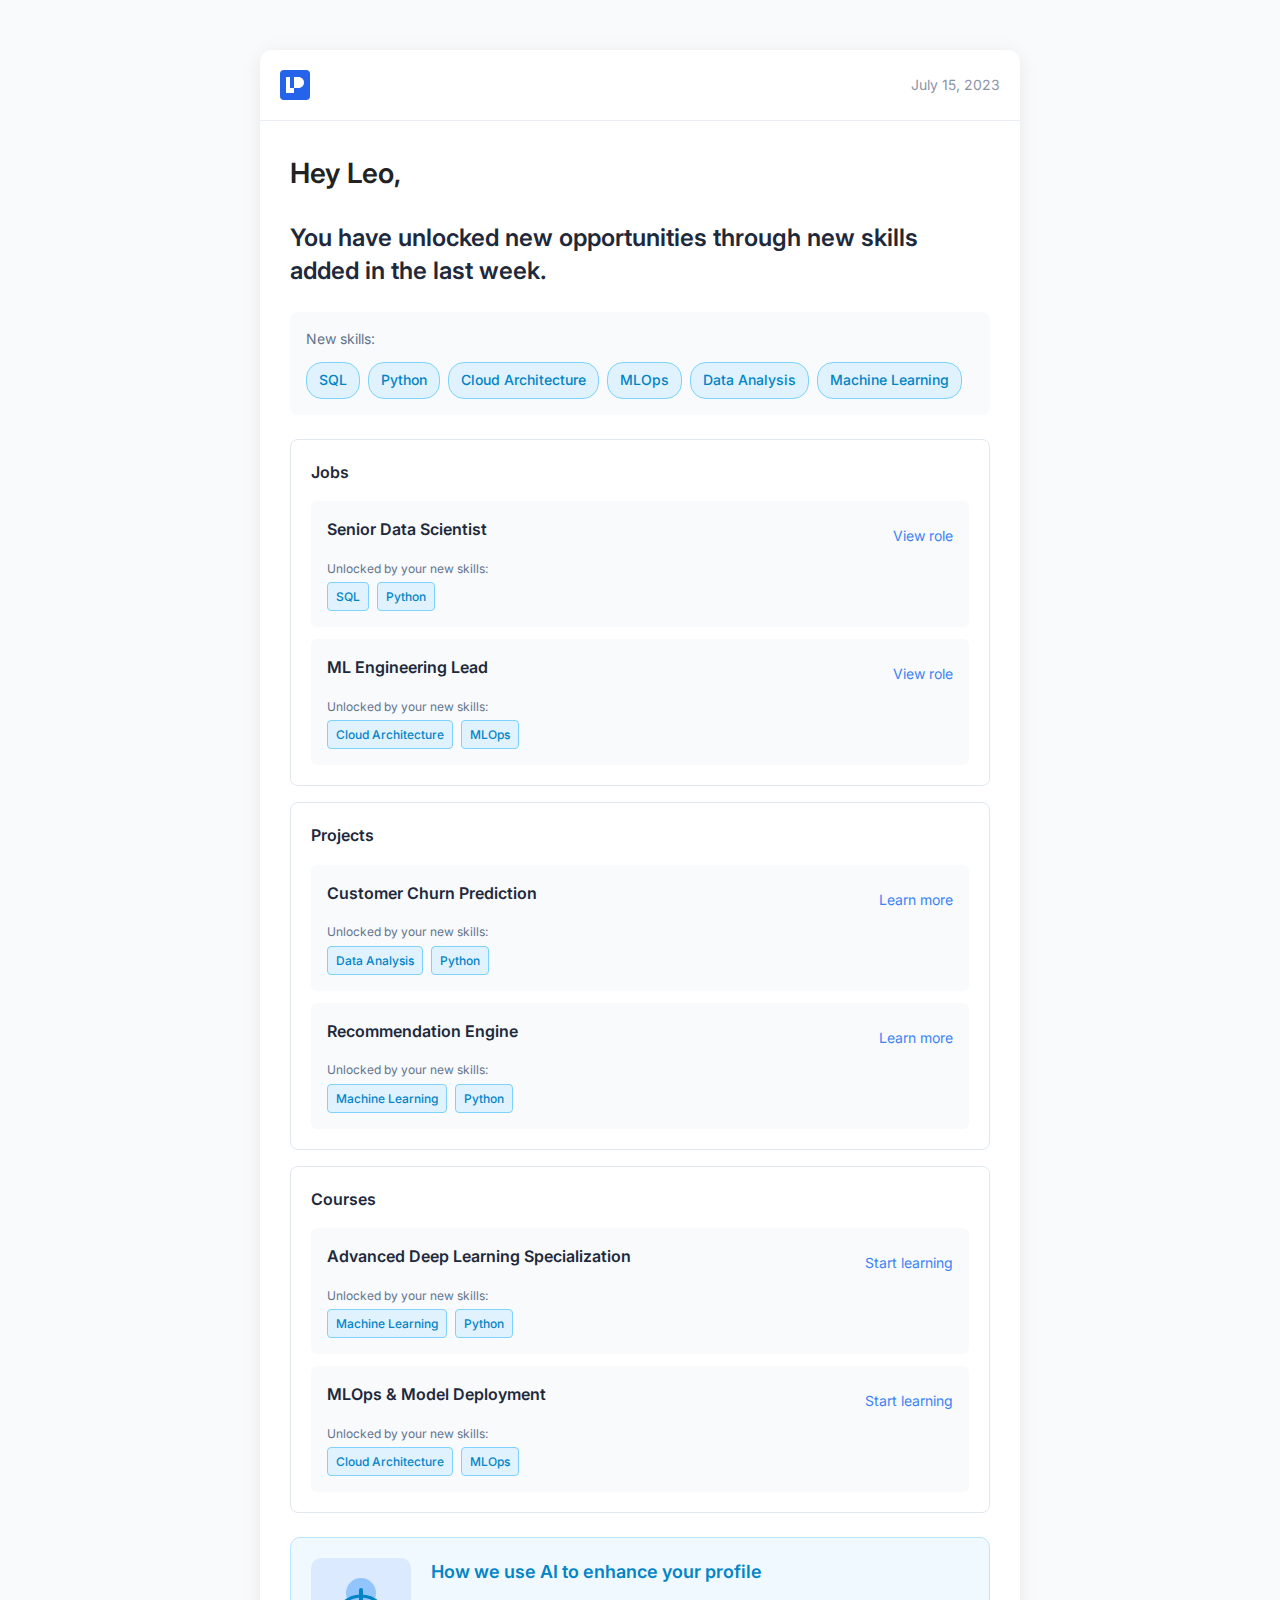
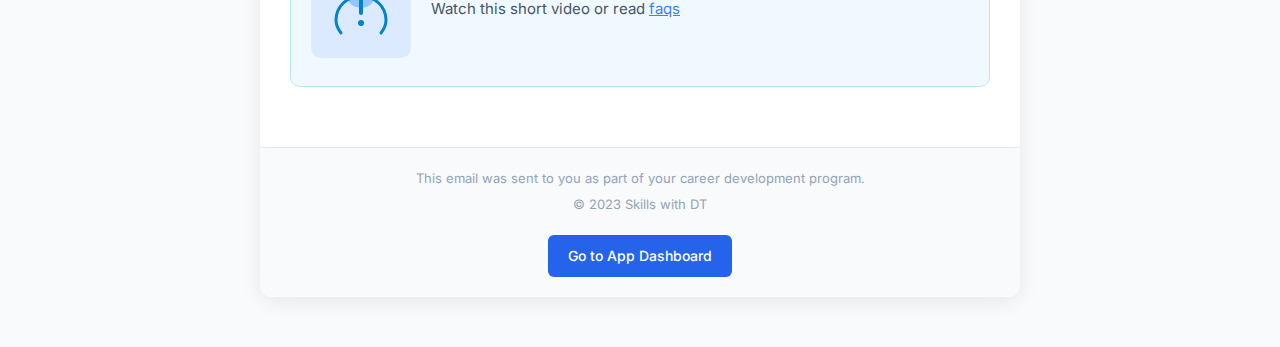
<file: email.html>
<!DOCTYPE html>
<html lang="en">
<head>
    <meta charset="UTF-8">
    <meta name="viewport" content="width=device-width, initial-scale=1.0">
    <title>New Career Opportunities | Skills with DT</title>
    <link rel="stylesheet" href="styles.css">
    <link href="https://fonts.googleapis.com/css2?family=Inter:wght@400;500;600;700&display=swap" rel="stylesheet">
    <style>
        /* Override padding-top for email page only */
        body {
            padding-top: 0;
        }
        
        .progress-circle {
            width: 80px;
            height: 80px;
            border-radius: 50%;
            border: 3px solid #e2e8f0;
            position: relative;
            display: inline-block;
            margin-right: 20px;
        }

        .progress-circle::after {
            content: '';
            position: absolute;
            top: -3px;
            left: -3px;
            width: 86px;
            height: 86px;
            border-radius: 50%;
            border: 3px solid transparent;
            border-top-color: #3b82f6;
            animation: spin 1s linear infinite;
        }

        .opportunity-lanes {
            display: flex;
            flex-direction: column;
            gap: 16px;
            margin: 24px 0;
        }

        .opportunity-lane {
            background: #ffffff;
            border: 1px solid #e2e8f0;
            border-radius: 8px;
            padding: 20px;
        }

        .lane-header {
            display: flex;
            align-items: center;
            margin-bottom: 16px;
        }

        .lane-title {
            font-size: 16px;
            font-weight: 600;
            color: #1e293b;
            margin: 0;
        }

        .lane-content {
            display: flex;
            flex-direction: column;
            gap: 12px;
        }

        .opportunity-item {
            display: flex;
            justify-content: space-between;
            align-items: flex-start;
            padding: 16px;
            background: #f8fafc;
            border-radius: 6px;
            transition: all 0.2s ease;
        }

        .opportunity-item:hover {
            background: #f1f5f9;
            transform: translateY(-1px);
        }

        .opportunity-info {
            display: flex;
            flex-direction: column;
            gap: 8px;
        }

        .opportunity-name {
            font-weight: 600;
            color: #1e293b;
            font-size: 16px;
        }

        .opportunity-skills {
            display: flex;
            gap: 8px;
            flex-wrap: wrap;
        }

        .skill-tag {
            font-size: 12px;
            padding: 4px 8px;
            border-radius: 4px;
            white-space: nowrap;
        }

        .opportunity-action {
            font-size: 14px;
            color: #3b82f6;
            text-decoration: none;
            white-space: nowrap;
            margin-left: 16px;
            margin-top: 8px;
        }

        .opportunity-action:hover {
            text-decoration: underline;
        }

        .main-message h2 {
            font-size: 24px;
            line-height: 1.4;
            color: #1e293b;
            margin-bottom: 16px;
        }

        .opportunity-match {
            display: flex;
            flex-direction: column;
            gap: 4px;
            margin-top: 8px;
        }

        .match-text {
            font-size: 12px;
            color: #64748b;
        }

        .skill-tag.matched {
            background: #e0f2fe;
            color: #0284c7;
            border: 1px solid #7dd3fc;
            font-weight: 500;
        }

        .new-skills {
            margin: 24px 0;
            padding: 16px;
            background: #f8fafc;
            border-radius: 8px;
        }
        
        .new-skills-label {
            font-size: 14px;
            color: #64748b;
            margin-bottom: 12px;
        }
        
        .skills-pills {
            display: flex;
            flex-wrap: wrap;
            gap: 8px;
        }
        
        .skill-pill {
            background: #e0f2fe;
            color: #0284c7;
            border: 1px solid #7dd3fc;
            padding: 6px 12px;
            border-radius: 16px;
            font-size: 14px;
            font-weight: 500;
        }
    </style>
</head>
<body>
    <div class="container">
        <div class="email-preview">
            <div class="email-header">
                <img src="images/dt-logo.svg" alt="Company Logo" class="logo">
                <div class="date">July 15, 2023</div>
            </div>
            
            <div class="email-content">
                <h1>Hey Leo,</h1>
                
                <div class="main-message">
                    <h2>You have unlocked new opportunities through new skills added in the last week.</h2>
                    <div class="new-skills">
                        <div class="new-skills-label">New skills:</div>
                        <div class="skills-pills">
                            <span class="skill-pill">SQL</span>
                            <span class="skill-pill">Python</span>
                            <span class="skill-pill">Cloud Architecture</span>
                            <span class="skill-pill">MLOps</span>
                            <span class="skill-pill">Data Analysis</span>
                            <span class="skill-pill">Machine Learning</span>
                        </div>
                    </div>
                </div>
                
                <div class="opportunity-lanes">
                    <div class="opportunity-lane">
                        <div class="lane-header">
                            <h3 class="lane-title">Jobs</h3>
                        </div>
                        <div class="lane-content">
                            <div class="opportunity-item">
                                <div class="opportunity-info">
                                    <div class="opportunity-name">Senior Data Scientist</div>
                                    <div class="opportunity-match">
                                        <div class="match-text">Unlocked by your new skills:</div>
                                        <div class="opportunity-skills">
                                            <span class="skill-tag matched">SQL</span>
                                            <span class="skill-tag matched">Python</span>
                                        </div>
                                    </div>
                                </div>
                                <a href="job-details.html?job=Senior%20Data%20Scientist" class="opportunity-action">View role</a>
                            </div>
                            <div class="opportunity-item">
                                <div class="opportunity-info">
                                    <div class="opportunity-name">ML Engineering Lead</div>
                                    <div class="opportunity-match">
                                        <div class="match-text">Unlocked by your new skills:</div>
                                        <div class="opportunity-skills">
                                            <span class="skill-tag matched">Cloud Architecture</span>
                                            <span class="skill-tag matched">MLOps</span>
                                        </div>
                                    </div>
                                </div>
                                <a href="job-details.html?job=ML%20Engineering%20Lead" class="opportunity-action">View role</a>
                            </div>
                        </div>
                    </div>

                    <div class="opportunity-lane">
                        <div class="lane-header">
                            <h3 class="lane-title">Projects</h3>
                        </div>
                        <div class="lane-content">
                            <div class="opportunity-item">
                                <div class="opportunity-info">
                                    <div class="opportunity-name">Customer Churn Prediction</div>
                                    <div class="opportunity-match">
                                        <div class="match-text">Unlocked by your new skills:</div>
                                        <div class="opportunity-skills">
                                            <span class="skill-tag matched">Data Analysis</span>
                                            <span class="skill-tag matched">Python</span>
                                        </div>
                                    </div>
                                </div>
                                <a href="#" class="opportunity-action">Learn more</a>
                            </div>
                            <div class="opportunity-item">
                                <div class="opportunity-info">
                                    <div class="opportunity-name">Recommendation Engine</div>
                                    <div class="opportunity-match">
                                        <div class="match-text">Unlocked by your new skills:</div>
                                        <div class="opportunity-skills">
                                            <span class="skill-tag matched">Machine Learning</span>
                                            <span class="skill-tag matched">Python</span>
                                        </div>
                                    </div>
                                </div>
                                <a href="#" class="opportunity-action">Learn more</a>
                            </div>
                        </div>
                    </div>

                    <div class="opportunity-lane">
                        <div class="lane-header">
                            <h3 class="lane-title">Courses</h3>
                        </div>
                        <div class="lane-content">
                            <div class="opportunity-item">
                                <div class="opportunity-info">
                                    <div class="opportunity-name">Advanced Deep Learning Specialization</div>
                                    <div class="opportunity-match">
                                        <div class="match-text">Unlocked by your new skills:</div>
                                        <div class="opportunity-skills">
                                            <span class="skill-tag matched">Machine Learning</span>
                                            <span class="skill-tag matched">Python</span>
                                        </div>
                                    </div>
                                </div>
                                <a href="#" class="opportunity-action">Start learning</a>
                            </div>
                            <div class="opportunity-item">
                                <div class="opportunity-info">
                                    <div class="opportunity-name">MLOps & Model Deployment</div>
                                    <div class="opportunity-match">
                                        <div class="match-text">Unlocked by your new skills:</div>
                                        <div class="opportunity-skills">
                                            <span class="skill-tag matched">Cloud Architecture</span>
                                            <span class="skill-tag matched">MLOps</span>
                                        </div>
                                    </div>
                                </div>
                                <a href="#" class="opportunity-action">Start learning</a>
                            </div>
                        </div>
                    </div>
                </div>
                
                <div class="info-box">
                    <div class="info-content">
                        <div class="info-left">
                            <img src="images/info-image.svg" alt="Information" class="info-image">
                        </div>
                        <div class="info-right">
                            <h3>How we use AI to enhance your profile</h3>
                            <p>Watch this short video or read <a href="#" style="color: #3b82f6; text-decoration: underline;">faqs</a></p>
                        </div>
                    </div>
                </div>
            </div>
            
            <div class="email-footer">
                <p>This email was sent to you as part of your career development program.</p>
                <p>© 2023 Skills with DT</p>
                <div class="email-navigation">
                    <a href="index.html" class="email-nav-button">Go to App Dashboard</a>
                </div>
            </div>
        </div>
    </div>
    
    <script src="script.js"></script>
</body>
</html>
</file>
<file: styles.css>
/* Global Styles */
* {
    margin: 0;
    padding: 0;
    box-sizing: border-box;
}

body {
    font-family: 'Inter', sans-serif;
    margin: 0;
    padding-top: 70px;
    background-color: #f8fafc;
    color: #1e293b;
    line-height: 1.6;
}

.container {
    max-width: 800px;
    margin: 30px auto;
    padding: 20px;
}

/* Email Styles */
.email-preview {
    background-color: #ffffff;
    border-radius: 12px;
    box-shadow: 0 4px 20px rgba(0, 0, 0, 0.08);
    overflow: hidden;
}

.email-header {
    padding: 20px;
    display: flex;
    justify-content: space-between;
    align-items: center;
    border-bottom: 1px solid #eaedf3;
}

.logo {
    height: 30px;
}

.date {
    color: #8a94a6;
    font-size: 14px;
}

.email-content {
    padding: 30px;
}

h1 {
    font-size: 28px;
    font-weight: 600;
    margin-bottom: 25px;
    color: #222;
}

.main-message h2 {
    font-size: 24px;
    font-weight: 600;
    margin-bottom: 15px;
    color: #1e293b;
}

.main-message p {
    font-size: 16px;
    margin-bottom: 25px;
    color: #475569;
}

/* Opportunity Box */
.opportunity-box {
    background-color: #f8faff;
    border-radius: 10px;
    padding: 25px;
    margin-bottom: 30px;
    border: 1px solid #e0e7ff;
}

.opportunity-header {
    display: flex;
    align-items: center;
    margin-bottom: 20px;
}

.opportunity-icon {
    width: 30px;
    height: 30px;
    margin-right: 15px;
}

.opportunity-header h3 {
    font-size: 18px;
    font-weight: 600;
    color: #2563eb;
}

.opportunity-text {
    color: #475569;
    font-size: 15px;
    margin-bottom: 20px;
    line-height: 1.5;
}

/* Progress Bar */
.progress-container {
    display: flex;
    align-items: center;
    margin-bottom: 25px;
}

.progress-bar {
    flex-grow: 1;
    height: 10px;
    background-color: #e2e8f0;
    border-radius: 10px;
    margin-right: 15px;
    overflow: hidden;
}

.progress {
    height: 100%;
    background-color: #2563eb;
    border-radius: 10px;
}

.progress-text {
    font-weight: 600;
    color: #2563eb;
}

/* Skills Section */
.skills-section {
    margin-bottom: 25px;
}

.skills-section h4 {
    font-size: 16px;
    font-weight: 500;
    margin-bottom: 15px;
    color: #475569;
}

.skills-container {
    display: flex;
    flex-wrap: wrap;
    gap: 10px;
    align-items: center;
}

.skill-pill {
    background-color: #e0e7ff;
    color: #4338ca;
    padding: 6px 16px;
    border-radius: 20px;
    font-size: 14px;
    font-weight: 500;
}

.undo-button {
    background-color: transparent;
    color: #64748b;
    border: 1px solid #cbd5e1;
    padding: 6px 12px;
    border-radius: 20px;
    font-size: 14px;
    cursor: pointer;
    display: flex;
    align-items: center;
    transition: all 0.2s;
}

.undo-button:hover {
    background-color: #f1f5f9;
}

/* CTA Button */
.cta-button {
    display: block;
    background-color: #2563eb;
    color: white;
    text-align: center;
    padding: 14px 24px;
    border-radius: 8px;
    font-weight: 600;
    text-decoration: none;
    transition: background-color 0.2s;
    margin-top: 20px;
}

.cta-button:hover {
    background-color: #1d4ed8;
}

/* Info Box */
.info-box {
    background-color: #f0f9ff;
    border-radius: 10px;
    padding: 20px;
    margin-bottom: 30px;
    border: 1px solid #bae6fd;
}

.info-content {
    display: flex;
}

.info-left {
    margin-right: 20px;
}

.info-image {
    width: 100px;
    height: 100px;
    border-radius: 5px;
    object-fit: cover;
}

.info-right h3 {
    font-size: 18px;
    font-weight: 600;
    color: #0284c7;
    margin-bottom: 10px;
}

.info-right p {
    font-size: 15px;
    color: #475569;
    margin-bottom: 15px;
}

.info-links {
    display: flex;
    gap: 20px;
}

.video-link, .faq-link {
    display: flex;
    align-items: center;
    color: #0284c7;
    text-decoration: none;
    font-weight: 500;
    font-size: 14px;
}

.play-icon {
    margin-right: 5px;
}

/* Recommendations Section */
.recommendations-header {
    display: flex;
    justify-content: space-between;
    align-items: center;
    margin-bottom: 20px;
}

.recommendations-header h3 {
    font-size: 18px;
    font-weight: 600;
    color: #1e293b;
}

.view-more {
    color: #2563eb;
    text-decoration: none;
    font-weight: 500;
    font-size: 14px;
}

.recommendation-card {
    display: flex;
    justify-content: space-between;
    align-items: center;
    padding: 20px;
    background-color: #fff;
    border: 1px solid #e2e8f0;
    border-radius: 8px;
    margin-bottom: 15px;
    transition: all 0.2s;
    cursor: pointer;
}

.recommendation-card:hover {
    transform: translateY(-3px);
    box-shadow: 0 10px 25px -5px rgba(0, 0, 0, 0.1);
}

.recommendation-badge {
    display: inline-block;
    background-color: #f0fdf4;
    color: #16a34a;
    padding: 4px 8px;
    border-radius: 4px;
    font-size: 12px;
    font-weight: 600;
    margin-bottom: 10px;
}

.recommendation-info h4 {
    font-size: 16px;
    font-weight: 600;
    color: #1e293b;
    margin-bottom: 5px;
}

.department {
    color: #64748b;
    font-size: 14px;
    margin-bottom: 5px;
}

.match-rate {
    color: #16a34a;
    font-size: 14px;
    font-weight: 500;
}

.recommendation-icon img {
    width: 50px;
    height: 50px;
}

/* Email Footer */
.email-footer {
    background-color: #f8fafc;
    padding: 20px;
    text-align: center;
    border-top: 1px solid #e2e8f0;
}

.email-footer p {
    color: #94a3b8;
    font-size: 13px;
    margin-bottom: 5px;
}

.email-navigation {
    margin-top: 20px;
}

.email-nav-button {
    display: inline-block;
    background-color: #2563eb;
    color: white;
    text-align: center;
    padding: 10px 20px;
    border-radius: 6px;
    font-weight: 500;
    text-decoration: none;
    font-size: 14px;
    transition: background-color 0.2s;
}

.email-nav-button:hover {
    background-color: #1d4ed8;
}

/* Responsive styles */
@media (max-width: 768px) {
    .info-content {
        flex-direction: column;
    }
    
    .info-left {
        margin-right: 0;
        margin-bottom: 15px;
        text-align: center;
    }
    
    .info-image {
        width: 80px;
        height: 80px;
    }
}

@media (max-width: 576px) {
    .container {
        padding: 10px;
    }
    
    .email-content {
        padding: 20px;
    }
    
    .opportunity-header {
        flex-direction: column;
        align-items: flex-start;
    }
    
    .opportunity-icon {
        margin-bottom: 10px;
    }
    
    .recommendation-card {
        flex-direction: column;
        text-align: center;
    }
    
    .recommendation-info {
        margin-bottom: 15px;
    }
}

/* Global Navigation Styles */
.nav-container {
    background-color: white;
    border-bottom: 1px solid #e2e8f0;
    position: fixed;
    top: 0;
    left: 0;
    right: 0;
    z-index: 100;
    box-shadow: 0 2px 10px rgba(0, 0, 0, 0.05);
}

.main-nav {
    display: flex;
    justify-content: space-between;
    align-items: center;
    max-width: 1200px;
    margin: 0 auto;
    padding: 15px 20px;
}

.nav-logo-img {
    height: 35px;
}

.nav-links {
    display: flex;
    list-style: none;
    gap: 40px;
    margin: 0;
    padding: 0;
    justify-content: center;
    flex: 1;
}

.nav-links a {
    text-decoration: none;
    color: #64748b;
    font-weight: 600;
    font-size: 16px;
    padding: 8px 0;
    position: relative;
    transition: color 0.2s ease;
}

.nav-links a:hover {
    color: #2563eb;
}

.nav-links a.active {
    color: #2563eb;
}

.nav-links a.active::after {
    content: '';
    position: absolute;
    bottom: 0;
    left: 0;
    right: 0;
    height: 3px;
    background-color: #2563eb;
    border-radius: 3px 3px 0 0;
}

.nav-right {
    display: flex;
    align-items: center;
    gap: 20px;
}

.top-audit-link {
    display: flex;
    align-items: center;
    gap: 8px;
    text-decoration: none;
    color: #64748b;
    font-size: 14px;
    font-weight: 500;
    padding: 6px 12px;
    border-radius: 6px;
    transition: all 0.2s;
    background-color: #f8fafc;
}

.top-audit-link:hover {
    background-color: #e0e7ff;
    color: #2563eb;
}

.top-audit-link.active {
    background-color: #e0e7ff;
    color: #2563eb;
}

.top-audit-link .audit-icon {
    color: #2563eb;
}

.nav-avatar {
    width: 35px;
    height: 35px;
    border-radius: 50%;
    cursor: pointer;
    border: 2px solid #e0e7ff;
}
</file>
